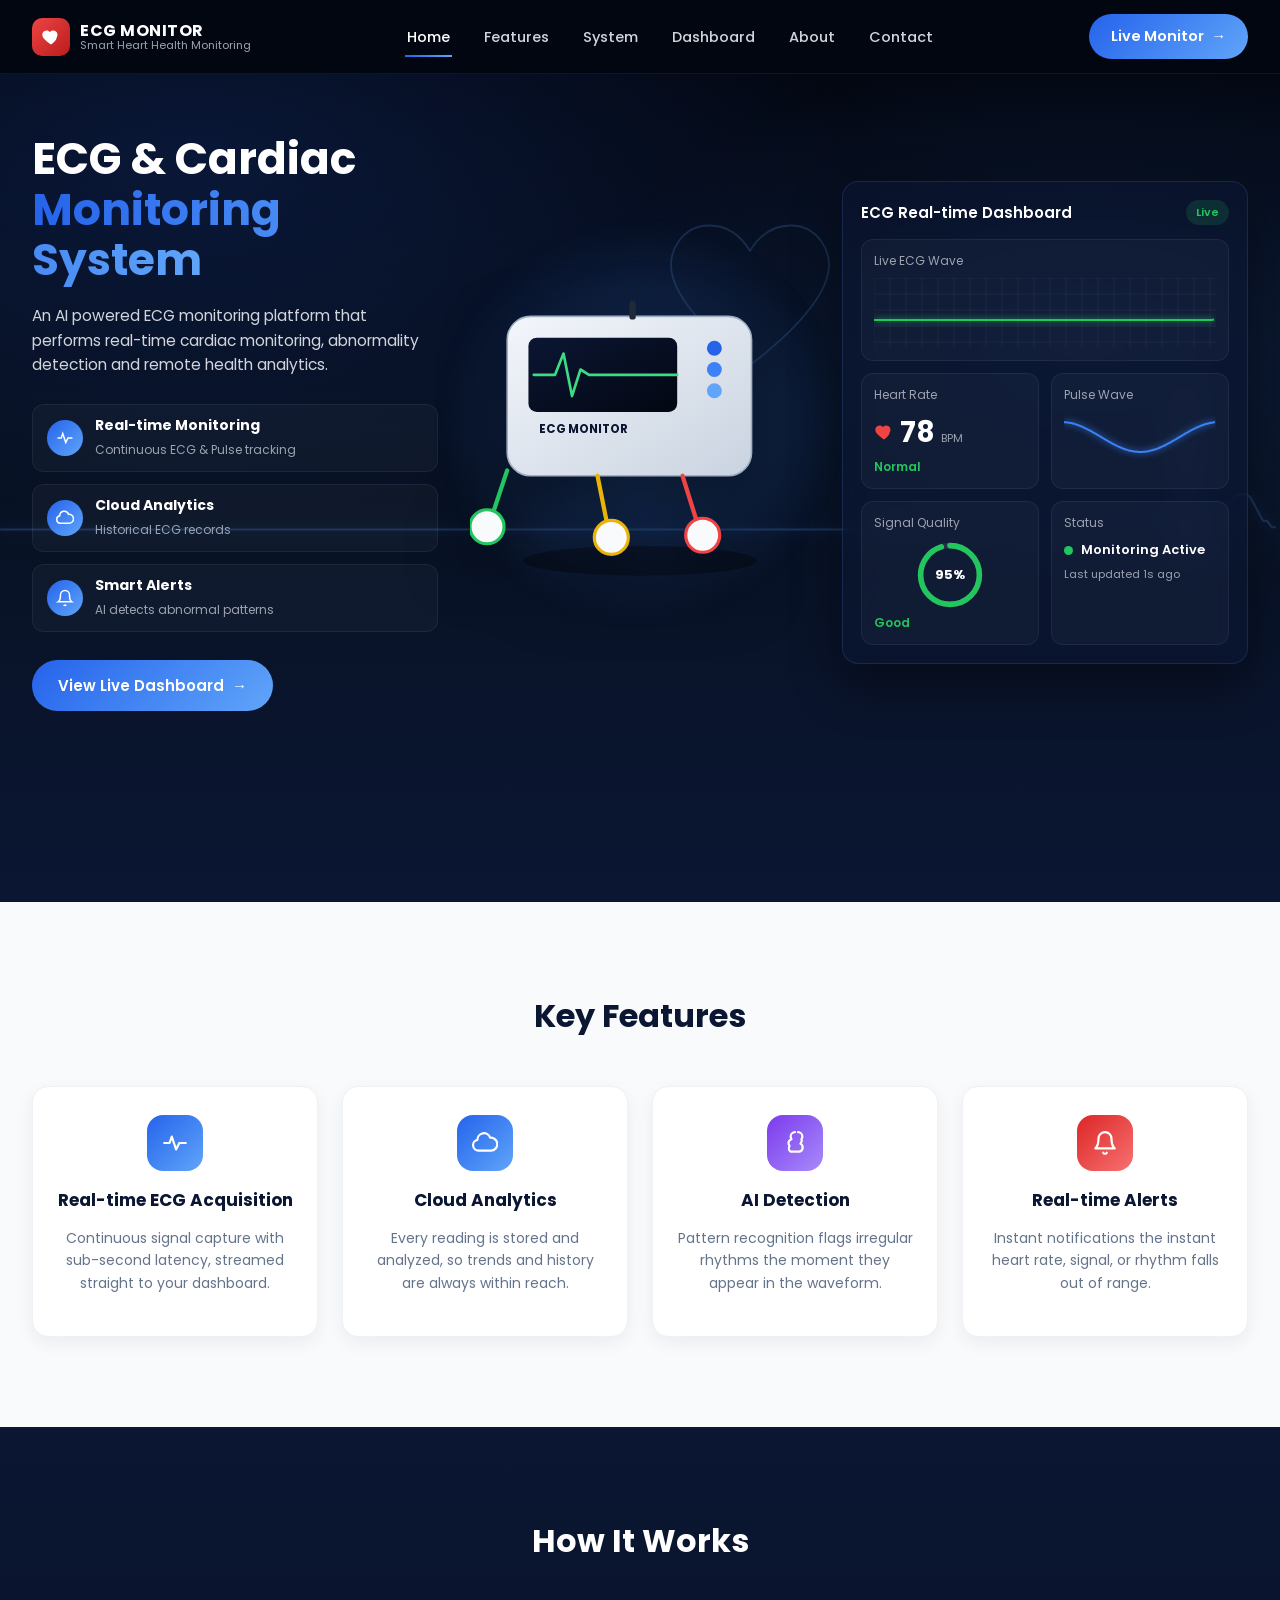
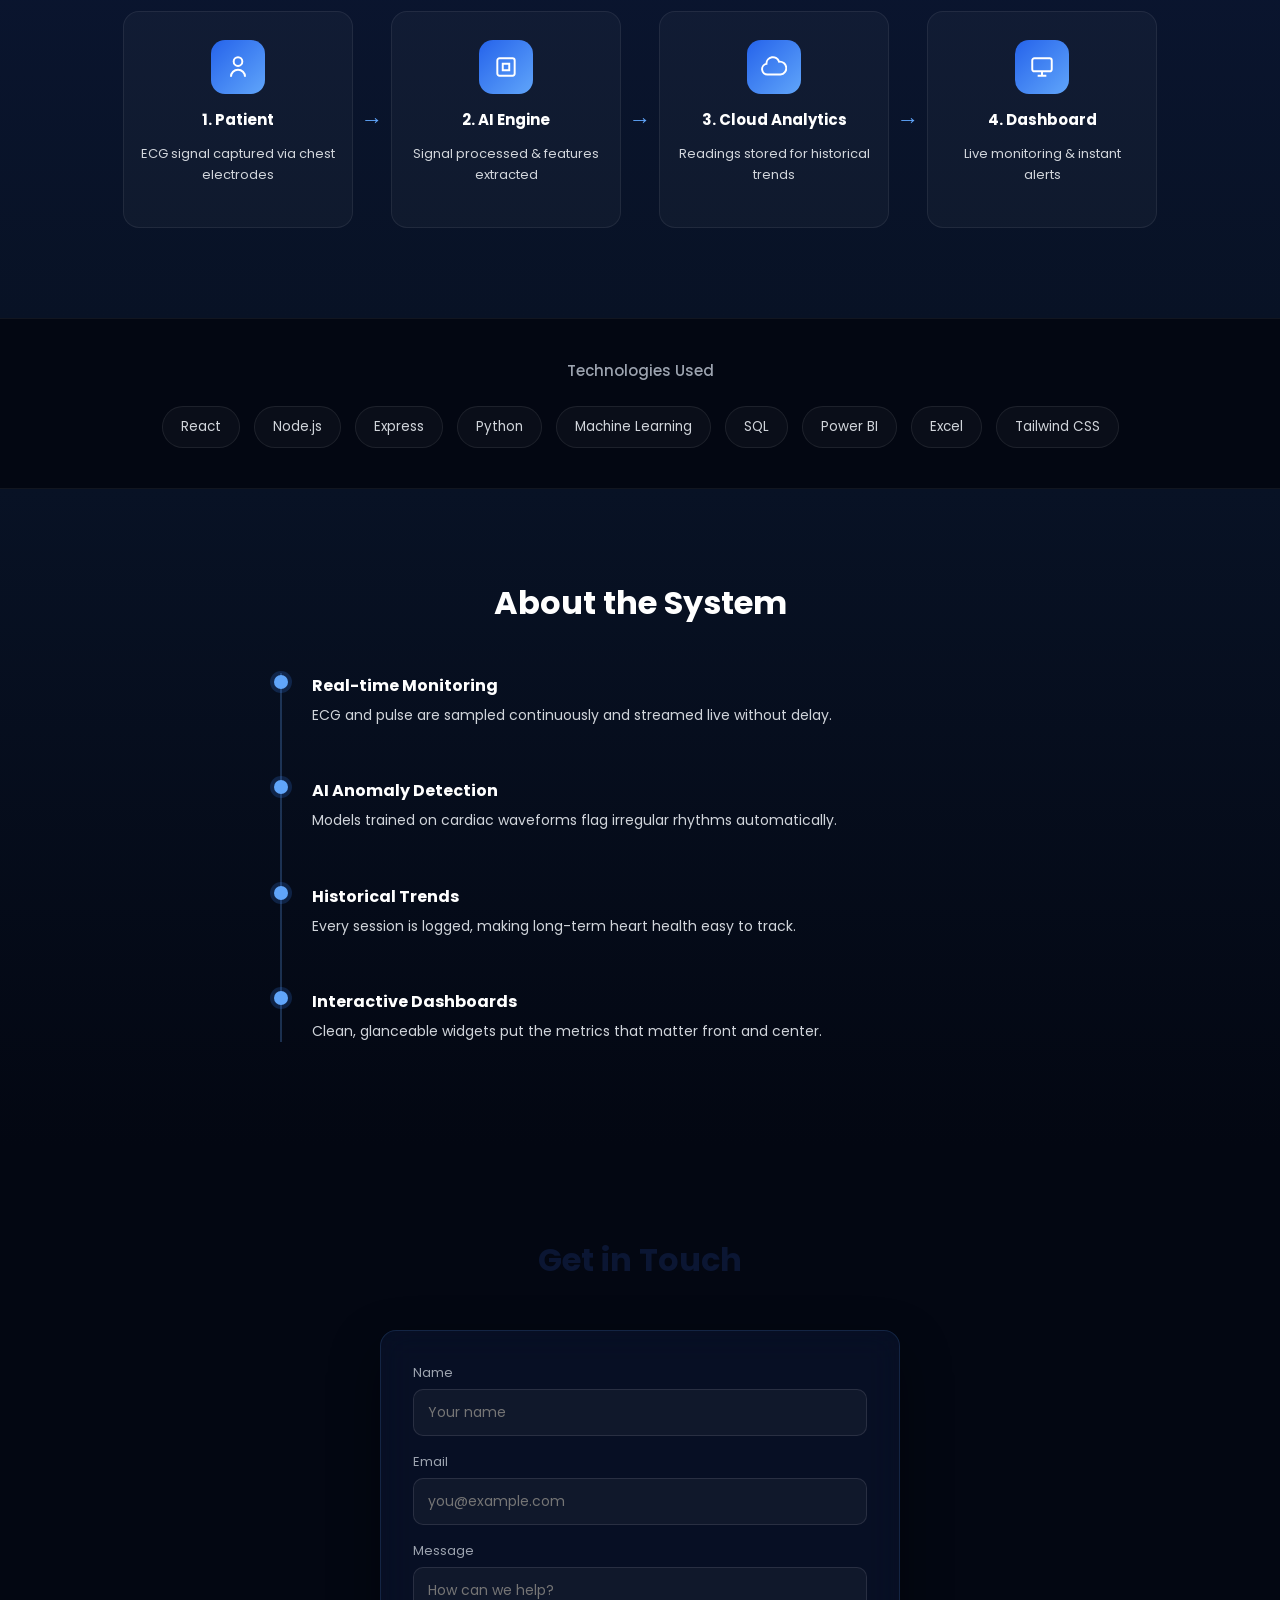
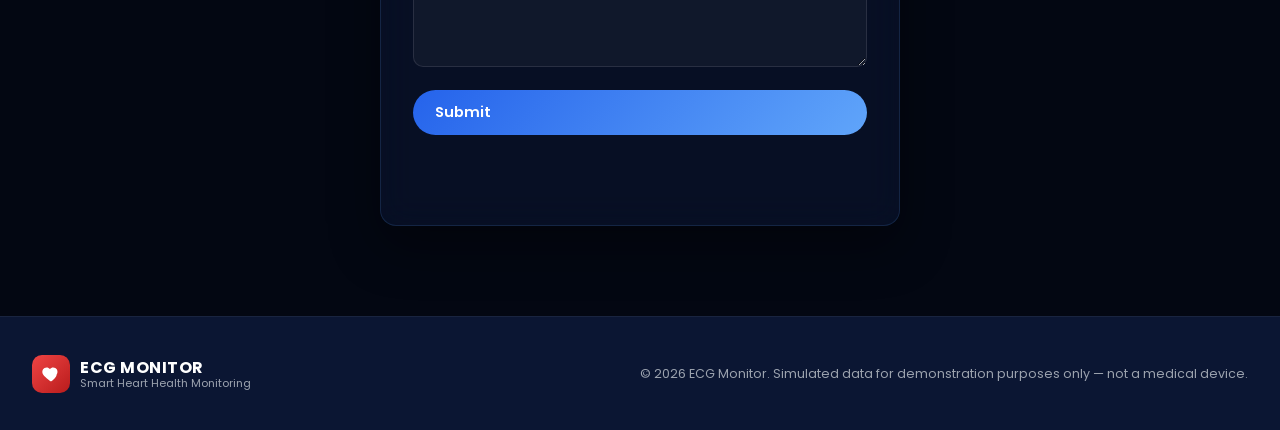
<file: index.html>
<!DOCTYPE html>
<html lang="en">
<head>
<meta charset="UTF-8">
<meta name="viewport" content="width=device-width, initial-scale=1.0">
<title>ECG Monitor — Smart Heart Health Monitoring</title>
<meta name="description" content="AI powered ECG monitoring platform for real-time cardiac monitoring, abnormality detection and remote health analytics.">
<link rel="icon" href="data:image/svg+xml,<svg xmlns=%22http://www.w3.org/2000/svg%22 viewBox=%220 0 100 100%22><text y=%22.9em%22 font-size=%2290%22>❤️</text></svg>">
<link rel="preconnect" href="https://fonts.googleapis.com">
<link href="https://fonts.googleapis.com/css2?family=Poppins:wght@300;400;500;600;700;800&display=swap" rel="stylesheet">
<link rel="stylesheet" href="style.css">
</head>
<body>

<div id="loader">
  <div class="loader-heart">
    <svg viewBox="0 0 24 24"><path d="M12 21s-6.7-4.35-9.3-8.1C.8 10.2 1.3 6.6 4.2 4.9c2.3-1.35 5-0.7 6.5 1.2C12.2 4.2 14.9 3.55 17.2 4.9c2.9 1.7 3.4 5.3 1.5 8C18.7 16.65 12 21 12 21z"/></svg>
  </div>
  <p>Initializing monitor…</p>
</div>

<div id="scroll-progress"></div>

<nav id="navbar">
  <div class="nav-inner">
    <a class="brand" href="#home">
      <span class="brand-icon">
        <svg viewBox="0 0 24 24"><path d="M12 21s-6.7-4.35-9.3-8.1C.8 10.2 1.3 6.6 4.2 4.9c2.3-1.35 5-0.7 6.5 1.2C12.2 4.2 14.9 3.55 17.2 4.9c2.9 1.7 3.4 5.3 1.5 8C18.7 16.65 12 21 12 21z"/></svg>
      </span>
      <span class="brand-text">
        <strong>ECG MONITOR</strong>
        <small>Smart Heart Health Monitoring</small>
      </span>
    </a>
    <ul class="nav-links" id="navLinks">
      <li><a href="#home" class="active">Home</a></li>
      <li><a href="#features">Features</a></li>
      <li><a href="#system">System</a></li>
      <li><a href="#dashboard">Dashboard</a></li>
      <li><a href="#about">About</a></li>
      <li><a href="#contact">Contact</a></li>
    </ul>
    <a href="dashboard.html" class="btn btn-primary nav-cta">Live Monitor <span>→</span></a>
    <button id="navToggle" aria-label="Toggle menu"><span></span><span></span><span></span></button>
  </div>
</nav>

<!-- HERO -->
<header id="home" class="hero">
  <canvas id="heroEcgBg"></canvas>
  <div class="hero-inner">
    <div class="hero-left" data-reveal>
      <h1>ECG &amp; Cardiac<br><span class="grad-text">Monitoring System</span></h1>
      <p class="hero-sub">An AI powered ECG monitoring platform that performs real-time cardiac monitoring, abnormality detection and remote health analytics.</p>

      <div class="feature-mini-cards">
        <div class="mini-card">
          <span class="mini-icon"><svg viewBox="0 0 24 24"><polyline points="2,12 7,12 9,6 13,18 16,12 22,12"/></svg></span>
          <div><strong>Real-time Monitoring</strong><small>Continuous ECG &amp; Pulse tracking</small></div>
        </div>
        <div class="mini-card">
          <span class="mini-icon"><svg viewBox="0 0 24 24"><path d="M6 19a5 5 0 0 1-1-9.9 6 6 0 0 1 11.7-2A4.5 4.5 0 0 1 18 19H6z"/></svg></span>
          <div><strong>Cloud Analytics</strong><small>Historical ECG records</small></div>
        </div>
        <div class="mini-card">
          <span class="mini-icon"><svg viewBox="0 0 24 24"><path d="M18 8a6 6 0 0 0-12 0c0 7-3 9-3 9h18s-3-2-3-9"/><path d="M13.7 21a2 2 0 0 1-3.4 0"/></svg></span>
          <div><strong>Smart Alerts</strong><small>AI detects abnormal patterns</small></div>
        </div>
      </div>

      <a href="dashboard.html" class="btn btn-primary btn-lg">View Live Dashboard <span>→</span></a>
    </div>

    <div class="hero-center" data-reveal>
      <div class="device-wrap">
        <div class="device-glow"></div>
        <svg class="device-svg" viewBox="0 0 320 340" xmlns="http://www.w3.org/2000/svg">
          <defs>
            <linearGradient id="deviceBody" x1="0" y1="0" x2="1" y2="1">
              <stop offset="0%" stop-color="#f3f6fb"/>
              <stop offset="100%" stop-color="#c9d3e0"/>
            </linearGradient>
            <linearGradient id="screenGrad" x1="0" y1="0" x2="1" y2="1">
              <stop offset="0%" stop-color="#0b1633"/>
              <stop offset="100%" stop-color="#030712"/>
            </linearGradient>
          </defs>
          <ellipse cx="160" cy="300" rx="110" ry="14" fill="#000" opacity="0.35"/>
          <rect x="35" y="70" width="230" height="150" rx="22" fill="url(#deviceBody)" stroke="#9fb0c4" stroke-width="1.5"/>
          <rect x="55" y="90" width="140" height="70" rx="8" fill="url(#screenGrad)"/>
          <polyline points="60,125 80,125 88,105 96,145 104,120 112,125 195,125" fill="none" stroke="#3ddc84" stroke-width="2.5" stroke-linecap="round" stroke-linejoin="round"/>
          <circle cx="230" cy="100" r="7" fill="#2563EB"/>
          <circle cx="230" cy="120" r="7" fill="#3B82F6"/>
          <circle cx="230" cy="140" r="7" fill="#60A5FA"/>
          <text x="65" y="180" font-family="Poppins, sans-serif" font-size="11" fill="#0B1633" font-weight="700">ECG MONITOR</text>
          <rect x="150" y="55" width="6" height="18" rx="3" fill="#1f2937"/>
          <line x1="35" y1="215" x2="20" y2="260" stroke="#22c55e" stroke-width="4" stroke-linecap="round"/>
          <line x1="120" y1="220" x2="130" y2="270" stroke="#eab308" stroke-width="4" stroke-linecap="round"/>
          <line x1="200" y1="220" x2="215" y2="268" stroke="#ef4444" stroke-width="4" stroke-linecap="round"/>
          <circle cx="16" cy="268" r="16" fill="#f8fafc" stroke="#22c55e" stroke-width="3"/>
          <circle cx="133" cy="278" r="16" fill="#f8fafc" stroke="#eab308" stroke-width="3"/>
          <circle cx="219" cy="276" r="16" fill="#f8fafc" stroke="#ef4444" stroke-width="3"/>
        </svg>
        <svg class="heart-outline" viewBox="0 0 200 200"><path d="M100 170S30 120 15 75C5 45 25 15 55 15c20 0 35 12 45 28 10-16 25-28 45-28 30 0 50 30 40 60-15 45-85 95-85 95z"/></svg>
      </div>
    </div>

    <div class="hero-right" data-reveal>
      <div class="dash-card glass">
        <div class="dash-card-head">
          <span>ECG Real-time Dashboard</span>
          <span class="pill">Live</span>
        </div>
        <div class="dash-grid">
          <div class="widget wide">
            <div class="widget-label">Live ECG Wave</div>
            <canvas id="ecgWave" height="90"></canvas>
          </div>
          <div class="widget">
            <div class="widget-label">Heart Rate</div>
            <div class="hr-value"><svg class="hr-heart" viewBox="0 0 24 24"><path d="M12 21s-6.7-4.35-9.3-8.1C.8 10.2 1.3 6.6 4.2 4.9c2.3-1.35 5-0.7 6.5 1.2C12.2 4.2 14.9 3.55 17.2 4.9c2.9 1.7 3.4 5.3 1.5 8C18.7 16.65 12 21 12 21z"/></svg><span id="hrNum">78</span><small>BPM</small></div>
            <div class="status-ok">Normal</div>
          </div>
          <div class="widget">
            <div class="widget-label">Pulse Wave</div>
            <canvas id="pulseWave" height="60"></canvas>
          </div>
          <div class="widget">
            <div class="widget-label">Signal Quality</div>
            <div class="ring-wrap">
              <svg viewBox="0 0 100 100" class="ring">
                <circle cx="50" cy="50" r="42" class="ring-bg"/>
                <circle cx="50" cy="50" r="42" class="ring-fg" id="sigRing"/>
              </svg>
              <div class="ring-text"><span id="sigNum">95</span>%</div>
            </div>
            <div class="status-ok">Good</div>
          </div>
          <div class="widget">
            <div class="widget-label">Status</div>
            <div class="status-live"><span class="dot"></span> Monitoring Active</div>
            <small class="muted">Last updated <span id="lastUpdated">now</span></small>
          </div>
        </div>
      </div>
    </div>
  </div>
</header>

<!-- FEATURES -->
<section id="features" class="section features">
  <h2 class="section-title" data-reveal>Key Features</h2>
  <div class="grid-4">
    <div class="feature-card" data-reveal>
      <div class="f-icon blue"><svg viewBox="0 0 24 24"><polyline points="2,12 7,12 9,6 13,18 16,12 22,12"/></svg></div>
      <h3>Real-time ECG Acquisition</h3>
      <p>Continuous signal capture with sub-second latency, streamed straight to your dashboard.</p>
    </div>
    <div class="feature-card" data-reveal>
      <div class="f-icon blue"><svg viewBox="0 0 24 24"><path d="M6 19a5 5 0 0 1-1-9.9 6 6 0 0 1 11.7-2A4.5 4.5 0 0 1 18 19H6z"/></svg></div>
      <h3>Cloud Analytics</h3>
      <p>Every reading is stored and analyzed, so trends and history are always within reach.</p>
    </div>
    <div class="feature-card" data-reveal>
      <div class="f-icon purple"><svg viewBox="0 0 24 24"><path d="M12 2a4 4 0 0 0-4 4c0 1 .3 1.8.8 2.5A4 4 0 0 0 6 12a4 4 0 0 0 1 2.6A4 4 0 0 0 8 20h8a4 4 0 0 0 1-7.4A4 4 0 0 0 18 8.5c.5-.7.8-1.5.8-2.5a4 4 0 0 0-4-4"/></svg></div>
      <h3>AI Detection</h3>
      <p>Pattern recognition flags irregular rhythms the moment they appear in the waveform.</p>
    </div>
    <div class="feature-card" data-reveal>
      <div class="f-icon red"><svg viewBox="0 0 24 24"><path d="M18 8a6 6 0 0 0-12 0c0 7-3 9-3 9h18s-3-2-3-9"/><path d="M13.7 21a2 2 0 0 1-3.4 0"/></svg></div>
      <h3>Real-time Alerts</h3>
      <p>Instant notifications the instant heart rate, signal, or rhythm falls out of range.</p>
    </div>
  </div>
</section>

<!-- HOW IT WORKS -->
<section id="system" class="section how">
  <h2 class="section-title light" data-reveal>How It Works</h2>
  <div class="steps">
    <div class="step" data-reveal>
      <div class="step-icon"><svg viewBox="0 0 24 24"><circle cx="12" cy="7" r="4"/><path d="M5.5 21a6.5 6.5 0 0 1 13 0"/></svg></div>
      <strong>1. Patient</strong>
      <p>ECG signal captured via chest electrodes</p>
    </div>
    <div class="arrow" aria-hidden="true">→</div>
    <div class="step" data-reveal>
      <div class="step-icon"><svg viewBox="0 0 24 24"><rect x="4" y="4" width="16" height="16" rx="2"/><path d="M9 9h6v6H9z"/></svg></div>
      <strong>2. AI Engine</strong>
      <p>Signal processed &amp; features extracted</p>
    </div>
    <div class="arrow" aria-hidden="true">→</div>
    <div class="step" data-reveal>
      <div class="step-icon"><svg viewBox="0 0 24 24"><path d="M6 19a5 5 0 0 1-1-9.9 6 6 0 0 1 11.7-2A4.5 4.5 0 0 1 18 19H6z"/></svg></div>
      <strong>3. Cloud Analytics</strong>
      <p>Readings stored for historical trends</p>
    </div>
    <div class="arrow" aria-hidden="true">→</div>
    <div class="step" data-reveal>
      <div class="step-icon"><svg viewBox="0 0 24 24"><rect x="3" y="4" width="18" height="12" rx="2"/><path d="M8 20h8M12 16v4"/></svg></div>
      <strong>4. Dashboard</strong>
      <p>Live monitoring &amp; instant alerts</p>
    </div>
  </div>
</section>

<!-- TECHNOLOGIES -->
<section class="tech-strip">
  <h3>Technologies Used</h3>
  <div class="tech-list">
    <div class="tech-item"><span>React</span></div>
    <div class="tech-item"><span>Node.js</span></div>
    <div class="tech-item"><span>Express</span></div>
    <div class="tech-item"><span>Python</span></div>
    <div class="tech-item"><span>Machine Learning</span></div>
    <div class="tech-item"><span>SQL</span></div>
    <div class="tech-item"><span>Power BI</span></div>
    <div class="tech-item"><span>Excel</span></div>
    <div class="tech-item"><span>Tailwind CSS</span></div>
  </div>
</section>

<!-- ABOUT -->
<section id="about" class="section about">
  <h2 class="section-title light" data-reveal>About the System</h2>
  <div class="timeline">
    <div class="tl-item" data-reveal>
      <div class="tl-dot"></div>
      <div class="tl-content"><strong>Real-time Monitoring</strong><p>ECG and pulse are sampled continuously and streamed live without delay.</p></div>
    </div>
    <div class="tl-item" data-reveal>
      <div class="tl-dot"></div>
      <div class="tl-content"><strong>AI Anomaly Detection</strong><p>Models trained on cardiac waveforms flag irregular rhythms automatically.</p></div>
    </div>
    <div class="tl-item" data-reveal>
      <div class="tl-dot"></div>
      <div class="tl-content"><strong>Historical Trends</strong><p>Every session is logged, making long-term heart health easy to track.</p></div>
    </div>
    <div class="tl-item" data-reveal>
      <div class="tl-dot"></div>
      <div class="tl-content"><strong>Interactive Dashboards</strong><p>Clean, glanceable widgets put the metrics that matter front and center.</p></div>
    </div>
  </div>
</section>

<!-- CONTACT -->
<section id="contact" class="section contact">
  <h2 class="section-title" data-reveal>Get in Touch</h2>
  <form class="contact-card glass" id="contactForm" data-reveal>
    <div class="field"><label>Name</label><input type="text" required placeholder="Your name"></div>
    <div class="field"><label>Email</label><input type="email" required placeholder="you@example.com"></div>
    <div class="field"><label>Message</label><textarea required placeholder="How can we help?"></textarea></div>
    <button type="submit" class="btn btn-primary">Submit</button>
    <p class="form-note" id="formNote"></p>
  </form>
</section>

<footer class="footer">
  <div class="footer-inner">
    <div class="brand">
      <span class="brand-icon"><svg viewBox="0 0 24 24"><path d="M12 21s-6.7-4.35-9.3-8.1C.8 10.2 1.3 6.6 4.2 4.9c2.3-1.35 5-0.7 6.5 1.2C12.2 4.2 14.9 3.55 17.2 4.9c2.9 1.7 3.4 5.3 1.5 8C18.7 16.65 12 21 12 21z"/></svg></span>
      <span class="brand-text"><strong>ECG MONITOR</strong><small>Smart Heart Health Monitoring</small></span>
    </div>
    <p>© 2026 ECG Monitor. Simulated data for demonstration purposes only — not a medical device.</p>
  </div>
</footer>

<button id="backToTop" aria-label="Back to top">↑</button>

<script src="app.js"></script>
</body>
</html>
</file>
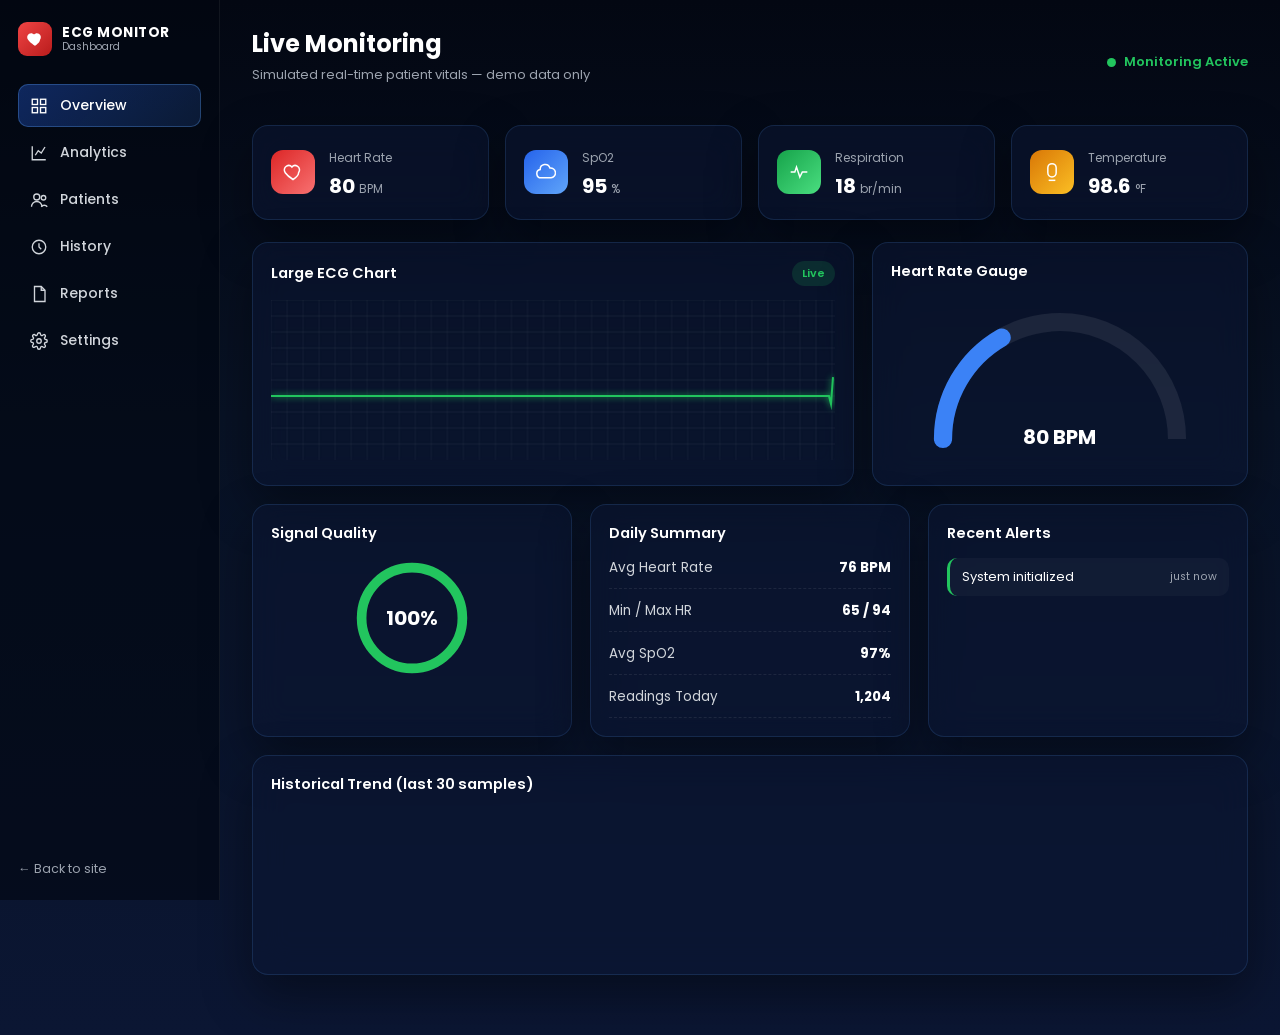
<file: dashboard.html>
<!DOCTYPE html>
<html lang="en">
<head>
<meta charset="UTF-8">
<meta name="viewport" content="width=device-width, initial-scale=1.0">
<title>Live Dashboard — ECG Monitor</title>
<link rel="icon" href="data:image/svg+xml,<svg xmlns=%22http://www.w3.org/2000/svg%22 viewBox=%220 0 100 100%22><text y=%22.9em%22 font-size=%2290%22>❤️</text></svg>">
<link rel="preconnect" href="https://fonts.googleapis.com">
<link href="https://fonts.googleapis.com/css2?family=Poppins:wght@300;400;500;600;700;800&display=swap" rel="stylesheet">
<link rel="stylesheet" href="style.css">
<link rel="stylesheet" href="dashboard.css">
</head>
<body class="dash-body">

<div id="scroll-progress"></div>

<div class="app-shell">
  <aside class="sidebar" id="sidebar">
    <a class="brand" href="index.html">
      <span class="brand-icon"><svg viewBox="0 0 24 24"><path d="M12 21s-6.7-4.35-9.3-8.1C.8 10.2 1.3 6.6 4.2 4.9c2.3-1.35 5-0.7 6.5 1.2C12.2 4.2 14.9 3.55 17.2 4.9c2.9 1.7 3.4 5.3 1.5 8C18.7 16.65 12 21 12 21z"/></svg></span>
      <span class="brand-text"><strong>ECG MONITOR</strong><small>Dashboard</small></span>
    </a>
    <nav class="side-nav">
      <a href="#" class="active" data-tab="overview"><svg viewBox="0 0 24 24"><rect x="3" y="3" width="7" height="7"/><rect x="14" y="3" width="7" height="7"/><rect x="3" y="14" width="7" height="7"/><rect x="14" y="14" width="7" height="7"/></svg>Overview</a>
      <a href="#" data-tab="analytics"><svg viewBox="0 0 24 24"><path d="M3 3v18h18"/><path d="M7 15l4-6 4 3 5-8"/></svg>Analytics</a>
      <a href="#" data-tab="patients"><svg viewBox="0 0 24 24"><circle cx="9" cy="8" r="4"/><path d="M2 21a7 7 0 0 1 14 0"/><circle cx="18" cy="9" r="3"/><path d="M15 21a5 5 0 0 1 8 0"/></svg>Patients</a>
      <a href="#" data-tab="history"><svg viewBox="0 0 24 24"><circle cx="12" cy="12" r="9"/><path d="M12 7v5l3 3"/></svg>History</a>
      <a href="#" data-tab="reports"><svg viewBox="0 0 24 24"><path d="M6 2h9l5 5v15H6z"/><path d="M15 2v5h5"/></svg>Reports</a>
      <a href="#" data-tab="settings"><svg viewBox="0 0 24 24"><circle cx="12" cy="12" r="3"/><path d="M19.4 15a1.7 1.7 0 0 0 .3 1.9l.1.1a2 2 0 1 1-2.8 2.8l-.1-.1a1.7 1.7 0 0 0-1.9-.3 1.7 1.7 0 0 0-1 1.5V21a2 2 0 1 1-4 0v-.1a1.7 1.7 0 0 0-1.1-1.6 1.7 1.7 0 0 0-1.9.3l-.1.1a2 2 0 1 1-2.8-2.8l.1-.1a1.7 1.7 0 0 0 .3-1.9 1.7 1.7 0 0 0-1.5-1H3a2 2 0 1 1 0-4h.1a1.7 1.7 0 0 0 1.5-1 1.7 1.7 0 0 0-.3-1.9l-.1-.1a2 2 0 1 1 2.8-2.8l.1.1a1.7 1.7 0 0 0 1.9.3H9a1.7 1.7 0 0 0 1-1.5V3a2 2 0 1 1 4 0v.1a1.7 1.7 0 0 0 1 1.5 1.7 1.7 0 0 0 1.9-.3l.1-.1a2 2 0 1 1 2.8 2.8l-.1.1a1.7 1.7 0 0 0-.3 1.9V9a1.7 1.7 0 0 0 1.5 1H21a2 2 0 1 1 0 4h-.1a1.7 1.7 0 0 0-1.5 1z"/></svg>Settings</a>
    </nav>
    <a href="index.html" class="back-home">← Back to site</a>
  </aside>

  <main class="dash-main">
    <header class="dash-topbar">
      <div>
        <h1>Live Monitoring</h1>
        <p class="muted">Simulated real-time patient vitals — demo data only</p>
      </div>
      <div class="topbar-right">
        <span class="status-live"><span class="dot"></span> Monitoring Active</span>
      </div>
    </header>

    <section class="kpi-grid">
      <div class="kpi glass">
        <div class="kpi-icon red"><svg viewBox="0 0 24 24"><path d="M12 21s-6.7-4.35-9.3-8.1C.8 10.2 1.3 6.6 4.2 4.9c2.3-1.35 5-0.7 6.5 1.2C12.2 4.2 14.9 3.55 17.2 4.9c2.9 1.7 3.4 5.3 1.5 8C18.7 16.65 12 21 12 21z"/></svg></div>
        <div><small>Heart Rate</small><h3><span id="kHr">78</span> <em>BPM</em></h3></div>
      </div>
      <div class="kpi glass">
        <div class="kpi-icon blue"><svg viewBox="0 0 24 24"><path d="M6 19a5 5 0 0 1-1-9.9 6 6 0 0 1 11.7-2A4.5 4.5 0 0 1 18 19H6z"/></svg></div>
        <div><small>SpO2</small><h3><span id="kSpo2">98</span> <em>%</em></h3></div>
      </div>
      <div class="kpi glass">
        <div class="kpi-icon green"><svg viewBox="0 0 24 24"><polyline points="2,12 7,12 9,6 13,18 16,12 22,12"/></svg></div>
        <div><small>Respiration</small><h3><span id="kResp">16</span> <em>br/min</em></h3></div>
      </div>
      <div class="kpi glass">
        <div class="kpi-icon amber"><svg viewBox="0 0 24 24"><path d="M12 2a5 5 0 0 0-5 5v6a5 5 0 0 0 10 0V7a5 5 0 0 0-5-5z"/><path d="M8 22h8"/></svg></div>
        <div><small>Temperature</small><h3><span id="kTemp">98.4</span> <em>°F</em></h3></div>
      </div>
    </section>

    <section class="grid-2">
      <div class="panel glass">
        <div class="panel-head"><span>Large ECG Chart</span><span class="pill">Live</span></div>
        <canvas id="bigEcg" height="160"></canvas>
      </div>
      <div class="panel glass">
        <div class="panel-head"><span>Heart Rate Gauge</span></div>
        <div class="gauge-wrap">
          <svg viewBox="0 0 200 120" class="gauge">
            <path d="M10 110 A90 90 0 0 1 190 110" fill="none" stroke="rgba(255,255,255,0.08)" stroke-width="14"/>
            <path id="gaugeArc" d="M10 110 A90 90 0 0 1 190 110" fill="none" stroke="#3B82F6" stroke-width="14" stroke-linecap="round" stroke-dasharray="283" stroke-dashoffset="141"/>
          </svg>
          <div class="gauge-value"><span id="gaugeNum">78</span> BPM</div>
        </div>
      </div>
    </section>

    <section class="grid-3">
      <div class="panel glass">
        <div class="panel-head"><span>Signal Quality</span></div>
        <div class="ring-wrap big">
          <svg viewBox="0 0 100 100" class="ring"><circle cx="50" cy="50" r="42" class="ring-bg"/><circle cx="50" cy="50" r="42" class="ring-fg" id="sigRing2"/></svg>
          <div class="ring-text"><span id="sigNum2">96</span>%</div>
        </div>
      </div>
      <div class="panel glass">
        <div class="panel-head"><span>Daily Summary</span></div>
        <ul class="summary-list">
          <li><span>Avg Heart Rate</span><strong id="sumHr">76 BPM</strong></li>
          <li><span>Min / Max HR</span><strong id="sumMinMax">65 / 94</strong></li>
          <li><span>Avg SpO2</span><strong id="sumSpo2">97%</strong></li>
          <li><span>Readings Today</span><strong id="sumReadings">1,204</strong></li>
        </ul>
      </div>
      <div class="panel glass">
        <div class="panel-head"><span>Recent Alerts</span></div>
        <ul class="alert-list" id="alertList">
          <li class="alert-item ok"><span>System initialized</span><small>just now</small></li>
        </ul>
      </div>
    </section>

    <section class="panel glass">
      <div class="panel-head"><span>Historical Trend (last 30 samples)</span></div>
      <canvas id="historyChart" height="140"></canvas>
    </section>
  </main>
</div>

<div class="toast-container" id="toastContainer"></div>

<script src="app.js"></script>
<script src="dashboard.js"></script>
</body>
</html>
</file>
<file: style.css>
:root{
  --bg-0:#030712;
  --bg-1:#081225;
  --bg-2:#0B1633;
  --blue-700:#2563EB;
  --blue-500:#3B82F6;
  --blue-400:#60A5FA;
  --white:#ffffff;
  --gray-300:#d1d5db;
  --gray-400:#9ca3af;
  --green:#22c55e;
  --red:#ef4444;
  --radius:16px;
}
*{box-sizing:border-box;}
html{scroll-behavior:smooth;}
body{
  margin:0;
  font-family:'Poppins',sans-serif;
  background:var(--bg-0);
  color:var(--white);
  overflow-x:hidden;
}
h1,h2,h3{font-family:'Poppins',sans-serif; margin:0;}
p{color:var(--gray-300); line-height:1.6;}
a{text-decoration:none; color:inherit;}
img,svg{display:block;}
button{font-family:inherit; cursor:pointer;}

/* ---------- Loader ---------- */
#loader{
  position:fixed; inset:0; z-index:9999; background:var(--bg-0);
  display:flex; flex-direction:column; align-items:center; justify-content:center; gap:14px;
  transition:opacity .5s ease, visibility .5s ease;
}
#loader.hide{opacity:0; visibility:hidden;}
.loader-heart svg{width:56px;height:56px;fill:var(--red); animation:heartbeat 1s infinite;}
#loader p{color:var(--gray-400); font-size:14px; letter-spacing:.5px;}
@keyframes heartbeat{0%,100%{transform:scale(1);}25%{transform:scale(1.15);}40%{transform:scale(0.95);}}

/* ---------- Scroll progress ---------- */
#scroll-progress{
  position:fixed; top:0; left:0; height:3px; width:0%;
  background:linear-gradient(90deg,var(--blue-700),var(--blue-400));
  z-index:2000; transition:width .1s ease;
}

/* ---------- Navbar ---------- */
#navbar{
  position:sticky; top:0; z-index:1000;
  background:rgba(3,7,18,0.75); backdrop-filter:blur(14px);
  border-bottom:1px solid rgba(255,255,255,0.06);
}
.nav-inner{
  max-width:1400px; margin:0 auto; padding:14px 32px;
  display:flex; align-items:center; justify-content:space-between; gap:24px;
}
.brand{display:flex; align-items:center; gap:10px;}
.brand-icon{
  width:38px; height:38px; border-radius:10px;
  background:linear-gradient(135deg,var(--red),#b91c1c);
  display:flex; align-items:center; justify-content:center;
}
.brand-icon svg{width:20px;height:20px; fill:#fff;}
.brand-text{display:flex; flex-direction:column; line-height:1.1;}
.brand-text strong{font-size:16px; letter-spacing:.5px;}
.brand-text small{color:var(--gray-400); font-size:11px;}
.nav-links{list-style:none; display:flex; gap:30px; margin:0; padding:0;}
.nav-links a{
  position:relative; font-size:14.5px; color:var(--gray-300); font-weight:500;
  padding:6px 2px; transition:color .2s;
}
.nav-links a::after{
  content:''; position:absolute; left:0; bottom:-4px; height:2px; width:0;
  background:linear-gradient(90deg,var(--blue-700),var(--blue-400));
  transition:width .25s ease;
}
.nav-links a:hover,.nav-links a.active{color:#fff;}
.nav-links a.active::after,.nav-links a:hover::after{width:100%;}
.btn{
  display:inline-flex; align-items:center; gap:8px; border:none; border-radius:999px;
  padding:12px 22px; font-weight:600; font-size:14.5px; cursor:pointer; transition:all .25s ease;
}
.btn-primary{
  background:linear-gradient(135deg,var(--blue-700),var(--blue-400)); color:#fff;
  box-shadow:0 0 0 rgba(59,130,246,0);
}
.btn-primary:hover{ box-shadow:0 0 26px rgba(59,130,246,0.55); transform:translateY(-2px); }
.btn span{transition:transform .2s;}
.btn:hover span{transform:translateX(3px);}
#navToggle{display:none; flex-direction:column; gap:5px; background:none; border:none;}
#navToggle span{width:24px; height:2px; background:#fff; border-radius:2px;}

/* ---------- Hero ---------- */
.hero{
  position:relative; min-height:92vh; padding:60px 32px 80px;
  background:radial-gradient(1100px 600px at 15% 10%, rgba(37,99,235,0.16), transparent 60%),
             radial-gradient(900px 500px at 85% 30%, rgba(59,130,246,0.12), transparent 55%),
             linear-gradient(180deg,var(--bg-0),var(--bg-1) 55%, var(--bg-2));
  overflow:hidden;
}
#heroEcgBg{position:absolute; inset:0; width:100%; height:100%; opacity:.35; z-index:0;}
.hero-inner{
  position:relative; z-index:1; max-width:1400px; margin:0 auto;
  display:grid; grid-template-columns:1.05fr 0.9fr 1.05fr; gap:28px; align-items:center;
}
.hero-left h1{font-size:44px; line-height:1.15; font-weight:700;}
.grad-text{background:linear-gradient(90deg,var(--blue-700),var(--blue-400)); -webkit-background-clip:text; background-clip:text; color:transparent;}
.hero-sub{max-width:460px; margin:18px 0 26px; font-size:15.5px;}
.feature-mini-cards{display:flex; flex-direction:column; gap:12px; margin-bottom:28px;}
.mini-card{
  display:flex; align-items:center; gap:12px; background:rgba(255,255,255,0.03);
  border:1px solid rgba(255,255,255,0.06); padding:10px 14px; border-radius:12px; max-width:420px;
}
.mini-icon{
  width:36px; height:36px; min-width:36px; border-radius:50%;
  background:linear-gradient(135deg,var(--blue-700),var(--blue-400));
  display:flex; align-items:center; justify-content:center;
}
.mini-icon svg{width:18px;height:18px; fill:none; stroke:#fff; stroke-width:2;}
.mini-card strong{display:block; font-size:14px;}
.mini-card small{color:var(--gray-400); font-size:12px;}
.btn-lg{padding:14px 26px; font-size:15px;}

/* device */
.hero-center{display:flex; align-items:center; justify-content:center; position:relative;}
.device-wrap{position:relative; width:100%; max-width:340px;}
.device-glow{
  position:absolute; inset:-40px; background:radial-gradient(circle, rgba(59,130,246,0.35), transparent 65%);
  filter:blur(10px); animation:pulseGlow 3s ease-in-out infinite;
}
@keyframes pulseGlow{0%,100%{opacity:.55; transform:scale(1);}50%{opacity:.9; transform:scale(1.06);}}
.device-svg{position:relative; z-index:2; width:100%; filter:drop-shadow(0 20px 30px rgba(0,0,0,0.5)); animation:float 4s ease-in-out infinite;}
@keyframes float{0%,100%{transform:translateY(0);}50%{transform:translateY(-14px);}}
.heart-outline{position:absolute; top:-30px; right:-30px; width:180px; opacity:.18; z-index:1;}
.heart-outline path{fill:none; stroke:var(--blue-400); stroke-width:2;}

/* dashboard */
.glass{
  background:rgba(11,22,51,0.55); backdrop-filter:blur(16px);
  border:1px solid rgba(96,165,250,0.15); border-radius:var(--radius);
  box-shadow:0 20px 50px rgba(0,0,0,0.4);
}
.dash-card{padding:18px;}
.dash-card-head{display:flex; align-items:center; justify-content:space-between; margin-bottom:14px; font-weight:600; font-size:15px;}
.pill{background:rgba(34,197,94,0.15); color:var(--green); font-size:11px; padding:4px 10px; border-radius:999px; font-weight:600;}
.dash-grid{display:grid; grid-template-columns:1fr 1fr; gap:12px;}
.widget{background:rgba(255,255,255,0.03); border:1px solid rgba(255,255,255,0.06); border-radius:12px; padding:12px;}
.widget.wide{grid-column:1 / -1;}
.widget-label{font-size:12px; color:var(--gray-400); margin-bottom:8px;}
#ecgWave{width:100%; height:70px; display:block;}
#pulseWave{width:100%; height:50px; display:block;}
.hr-value{display:flex; align-items:baseline; gap:6px;}
.hr-heart{width:20px;height:20px; fill:var(--red); animation:heartbeat 1.1s infinite;}
.hr-value span{font-size:28px; font-weight:700;}
.hr-value small{color:var(--gray-400); font-size:11px;}
.status-ok{color:var(--green); font-size:12px; font-weight:600; margin-top:4px;}
.ring-wrap{position:relative; width:70px; height:70px; margin:2px auto;}
.ring{width:70px;height:70px; transform:rotate(-90deg);}
.ring-bg{fill:none; stroke:rgba(255,255,255,0.08); stroke-width:8;}
.ring-fg{fill:none; stroke:var(--green); stroke-width:8; stroke-linecap:round; stroke-dasharray:264; stroke-dashoffset:24; transition:stroke-dashoffset .6s ease;}
.ring-text{position:absolute; inset:0; display:flex; align-items:center; justify-content:center; font-size:13px; font-weight:700;}
.status-live{display:flex; align-items:center; gap:8px; font-size:13px; font-weight:600;}
.dot{width:9px;height:9px; border-radius:50%; background:var(--green); box-shadow:0 0 0 0 rgba(34,197,94,.6); animation:dotPulse 1.6s infinite;}
@keyframes dotPulse{0%{box-shadow:0 0 0 0 rgba(34,197,94,.6);}70%{box-shadow:0 0 0 8px rgba(34,197,94,0);}100%{box-shadow:0 0 0 0 rgba(34,197,94,0);}}
.muted{color:var(--gray-400); font-size:11px; display:block; margin-top:6px;}

/* ---------- Sections general ---------- */
.section{padding:90px 32px;}
.section-title{font-size:32px; text-align:center; margin-bottom:46px; color:var(--bg-2); font-weight:700;}
.section-title.light{color:#fff;}

/* Features (white bg) */
.features{background:#f8fafc;}
.grid-4{max-width:1300px; margin:0 auto; display:grid; grid-template-columns:repeat(4,1fr); gap:24px;}
.feature-card{
  background:#fff; border-radius:var(--radius); padding:28px 22px; text-align:center;
  box-shadow:0 6px 18px rgba(15,23,42,0.06); border:1px solid #eef1f6;
  transition:transform .3s ease, box-shadow .3s ease;
}
.feature-card:hover{transform:translateY(-8px); box-shadow:0 20px 40px rgba(37,99,235,0.15);}
.f-icon{width:56px;height:56px; border-radius:16px; margin:0 auto 16px; display:flex; align-items:center; justify-content:center;}
.f-icon svg{width:26px;height:26px; fill:none; stroke:#fff; stroke-width:2; stroke-linecap:round; stroke-linejoin:round;}
.f-icon.blue{background:linear-gradient(135deg,var(--blue-700),var(--blue-400));}
.f-icon.purple{background:linear-gradient(135deg,#7c3aed,#a78bfa);}
.f-icon.red{background:linear-gradient(135deg,#dc2626,#f87171);}
.feature-card h3{font-size:17px; color:var(--bg-2); margin-bottom:8px;}
.feature-card p{color:#64748b; font-size:14px;}

/* How it works (dark) */
.how{background:linear-gradient(180deg,var(--bg-2),var(--bg-1));}
.steps{max-width:1300px; margin:0 auto; display:flex; align-items:center; justify-content:center; gap:8px; flex-wrap:wrap;}
.step{
  flex:1; min-width:200px; max-width:230px; text-align:center; background:rgba(255,255,255,0.03);
  border:1px solid rgba(255,255,255,0.07); border-radius:var(--radius); padding:28px 16px;
  transition:transform .3s ease;
}
.step:hover{transform:translateY(-6px);}
.step-icon{
  width:54px;height:54px; margin:0 auto 14px; border-radius:14px;
  background:linear-gradient(135deg,var(--blue-700),var(--blue-400));
  display:flex; align-items:center; justify-content:center;
}
.step-icon svg{width:26px;height:26px; fill:none; stroke:#fff; stroke-width:1.8;}
.step strong{display:block; margin-bottom:6px; font-size:15px;}
.step p{font-size:13px;}
.arrow{font-size:22px; color:var(--blue-400); animation:arrowMove 1.6s ease-in-out infinite;}
@keyframes arrowMove{0%,100%{transform:translateX(0);}50%{transform:translateX(6px);}}

/* Tech strip */
.tech-strip{background:var(--bg-0); padding:40px 32px; border-top:1px solid rgba(255,255,255,0.06); border-bottom:1px solid rgba(255,255,255,0.06);}
.tech-strip h3{text-align:center; color:var(--gray-400); font-weight:500; font-size:15px; margin-bottom:24px;}
.tech-list{max-width:1300px; margin:0 auto; display:flex; flex-wrap:wrap; justify-content:center; gap:14px;}
.tech-item{
  padding:10px 18px; border-radius:999px; background:rgba(255,255,255,0.03);
  border:1px solid rgba(255,255,255,0.08); font-size:13.5px; color:var(--gray-300);
  transition:all .25s ease; cursor:default;
}
.tech-item:hover{border-color:var(--blue-400); color:#fff; box-shadow:0 0 18px rgba(59,130,246,0.4); transform:translateY(-3px);}

/* About / timeline */
.about{background:linear-gradient(180deg,var(--bg-1),var(--bg-0));}
.timeline{max-width:720px; margin:0 auto; position:relative; padding-left:30px; border-left:2px solid rgba(96,165,250,0.25);}
.tl-item{position:relative; padding-bottom:38px;}
.tl-item:last-child{padding-bottom:0;}
.tl-dot{position:absolute; left:-38px; top:2px; width:14px; height:14px; border-radius:50%; background:var(--blue-400); box-shadow:0 0 0 4px rgba(59,130,246,0.2);}
.tl-content strong{font-size:16px;}
.tl-content p{font-size:14px; margin-top:6px;}

/* Contact */
.contact{background:var(--bg-0);}
.contact-card{max-width:520px; margin:0 auto; padding:32px; display:flex; flex-direction:column; gap:16px;}
.field label{display:block; font-size:13px; color:var(--gray-400); margin-bottom:6px;}
.field input,.field textarea{
  width:100%; padding:12px 14px; border-radius:10px; border:1px solid rgba(255,255,255,0.1);
  background:rgba(255,255,255,0.04); color:#fff; font-family:inherit; font-size:14px;
}
.field textarea{min-height:100px; resize:vertical;}
.field input:focus,.field textarea:focus{outline:2px solid var(--blue-500);}
.form-note{color:var(--green); font-size:13px; min-height:16px;}

/* Footer */
.footer{background:var(--bg-2); padding:34px 32px; border-top:1px solid rgba(255,255,255,0.06);}
.footer-inner{max-width:1300px; margin:0 auto; display:flex; align-items:center; justify-content:space-between; flex-wrap:wrap; gap:16px;}
.footer p{font-size:12.5px; color:var(--gray-400);}

/* back to top */
#backToTop{
  position:fixed; right:24px; bottom:24px; width:44px; height:44px; border-radius:50%;
  background:linear-gradient(135deg,var(--blue-700),var(--blue-400)); color:#fff; border:none;
  font-size:18px; opacity:0; visibility:hidden; transform:translateY(10px);
  transition:all .3s ease; z-index:900; box-shadow:0 10px 20px rgba(37,99,235,0.4);
}
#backToTop.show{opacity:1; visibility:visible; transform:translateY(0);}

/* reveal animation */
[data-reveal]{opacity:0; transform:translateY(24px); transition:opacity .7s ease, transform .7s ease;}
[data-reveal].in{opacity:1; transform:translateY(0);}

/* Responsive */
@media (max-width:1100px){
  .hero-inner{grid-template-columns:1fr; text-align:center;}
  .feature-mini-cards{align-items:center;}
  .mini-card{max-width:420px; width:100%;}
  .hero-left{order:1;} .hero-center{order:2;} .hero-right{order:3;}
  .hero-sub{margin-left:auto;margin-right:auto;}
  .grid-4{grid-template-columns:repeat(2,1fr);}
  .nav-links{position:fixed; top:70px; left:0; right:0; background:var(--bg-1); flex-direction:column; padding:20px 32px; gap:18px; transform:translateY(-150%); transition:transform .3s ease; border-bottom:1px solid rgba(255,255,255,0.08);}
  .nav-links.open{transform:translateY(0);}
  #navToggle{display:flex;}
  .nav-cta{display:none;}
}
@media (max-width:640px){
  .hero-left h1{font-size:32px;}
  .grid-4{grid-template-columns:1fr;}
  .dash-grid{grid-template-columns:1fr;}
  .steps{flex-direction:column;}
  .arrow{transform:rotate(90deg);}
  .section{padding:60px 20px;}
}
</file>
<file: dashboard.css>
.dash-body{background:linear-gradient(180deg,var(--bg-0),var(--bg-1) 40%, var(--bg-2)); min-height:100vh;}
.app-shell{display:flex; min-height:100vh;}

.sidebar{
  width:220px; min-width:220px; background:rgba(3,7,18,0.6); border-right:1px solid rgba(255,255,255,0.06);
  padding:22px 18px; display:flex; flex-direction:column; gap:28px; position:sticky; top:0; height:100vh;
}
.sidebar .brand{display:flex; align-items:center; gap:10px;}
.sidebar .brand-icon{width:34px;height:34px; border-radius:9px; background:linear-gradient(135deg,var(--red),#b91c1c); display:flex; align-items:center; justify-content:center;}
.sidebar .brand-icon svg{width:18px;height:18px; fill:#fff;}
.sidebar .brand-text{display:flex; flex-direction:column; line-height:1.1;}
.sidebar .brand-text strong{font-size:13.5px;}
.sidebar .brand-text small{color:var(--gray-400); font-size:10.5px;}
.side-nav{display:flex; flex-direction:column; gap:4px; flex:1;}
.side-nav a{
  display:flex; align-items:center; gap:12px; padding:11px 12px; border-radius:10px;
  color:var(--gray-300); font-size:14px; font-weight:500; transition:all .2s ease;
}
.side-nav a svg{width:18px;height:18px; fill:none; stroke:currentColor; stroke-width:1.8;}
.side-nav a:hover{background:rgba(255,255,255,0.05); color:#fff;}
.side-nav a.active{background:linear-gradient(135deg,rgba(37,99,235,0.35),rgba(59,130,246,0.15)); color:#fff; box-shadow:inset 0 0 0 1px rgba(96,165,250,0.3);}
.back-home{color:var(--gray-400); font-size:12.5px;}
.back-home:hover{color:#fff;}

.dash-main{flex:1; padding:26px 32px 60px; max-width:1400px;}
.dash-topbar{display:flex; align-items:center; justify-content:space-between; margin-bottom:26px; flex-wrap:wrap; gap:12px;}
.dash-topbar h1{font-size:24px;}
.dash-topbar .muted{color:var(--gray-400); font-size:13px; margin-top:4px;}
.status-live{display:flex; align-items:center; gap:8px; font-size:13px; font-weight:600; color:var(--green);}
.status-live .dot{width:9px;height:9px;border-radius:50%;background:var(--green); animation:dotPulse 1.6s infinite;}

.kpi-grid{display:grid; grid-template-columns:repeat(4,1fr); gap:16px; margin-bottom:22px;}
.kpi{display:flex; align-items:center; gap:14px; padding:18px;}
.kpi-icon{width:44px;height:44px; border-radius:12px; display:flex; align-items:center; justify-content:center;}
.kpi-icon svg{width:20px;height:20px; fill:none; stroke:#fff; stroke-width:1.8;}
.kpi-icon.red{background:linear-gradient(135deg,#dc2626,#f87171);}
.kpi-icon.blue{background:linear-gradient(135deg,var(--blue-700),var(--blue-400));}
.kpi-icon.green{background:linear-gradient(135deg,#16a34a,#4ade80);}
.kpi-icon.amber{background:linear-gradient(135deg,#d97706,#fbbf24);}
.kpi small{color:var(--gray-400); font-size:12px;}
.kpi h3{font-size:20px; margin-top:2px;}
.kpi h3 em{font-style:normal; font-size:12px; color:var(--gray-400); font-weight:400;}

.grid-2{display:grid; grid-template-columns:1.6fr 1fr; gap:18px; margin-bottom:18px;}
.grid-3{display:grid; grid-template-columns:repeat(3,1fr); gap:18px; margin-bottom:18px;}
.panel{padding:18px;}
.panel-head{display:flex; align-items:center; justify-content:space-between; font-weight:600; font-size:14.5px; margin-bottom:14px;}
#bigEcg{width:100%; height:160px;}
#historyChart{width:100%; height:140px;}

.gauge-wrap{position:relative; display:flex; flex-direction:column; align-items:center;}
.gauge{width:100%; max-width:260px;}
.gauge-value{margin-top:-30px; font-size:20px; font-weight:700;}

.ring-wrap.big{width:120px;height:120px; margin:0 auto;}
.ring-wrap.big .ring{width:120px;height:120px;}
.ring-wrap.big .ring-text{font-size:20px;}

.summary-list{list-style:none; margin:0; padding:0; display:flex; flex-direction:column; gap:12px;}
.summary-list li{display:flex; justify-content:space-between; font-size:13.5px; color:var(--gray-300); border-bottom:1px dashed rgba(255,255,255,0.08); padding-bottom:10px;}
.summary-list li strong{color:#fff;}

.alert-list{list-style:none; margin:0; padding:0; display:flex; flex-direction:column; gap:10px; max-height:180px; overflow-y:auto;}
.alert-item{display:flex; justify-content:space-between; align-items:center; padding:9px 12px; border-radius:10px; background:rgba(255,255,255,0.03); font-size:13px;}
.alert-item.ok{border-left:3px solid var(--green);}
.alert-item.warn{border-left:3px solid #eab308;}
.alert-item.danger{border-left:3px solid var(--red);}
.alert-item small{color:var(--gray-400);}

.toast-container{position:fixed; top:20px; right:20px; display:flex; flex-direction:column; gap:10px; z-index:3000;}
.toast{
  background:rgba(11,22,51,0.9); border:1px solid rgba(96,165,250,0.25); backdrop-filter:blur(10px);
  padding:12px 16px; border-radius:12px; min-width:240px; box-shadow:0 12px 30px rgba(0,0,0,0.4);
  animation:toastIn .3s ease;
}
.toast strong{display:block; font-size:13.5px; margin-bottom:2px;}
.toast small{color:var(--gray-400); font-size:11.5px;}
.toast.danger{border-color:rgba(239,68,68,0.4);}
.toast.warn{border-color:rgba(234,179,8,0.4);}
@keyframes toastIn{from{opacity:0; transform:translateX(30px);} to{opacity:1; transform:translateX(0);}}

@media (max-width:1000px){
  .grid-2,.grid-3{grid-template-columns:1fr;}
  .kpi-grid{grid-template-columns:repeat(2,1fr);}
}
@media (max-width:760px){
  .sidebar{position:fixed; left:-240px; z-index:1500; transition:left .3s ease; box-shadow:0 0 40px rgba(0,0,0,0.5);}
  .sidebar.open{left:0;}
  .dash-main{padding:20px 16px 50px;}
  .kpi-grid{grid-template-columns:1fr 1fr;}
}
</file>
